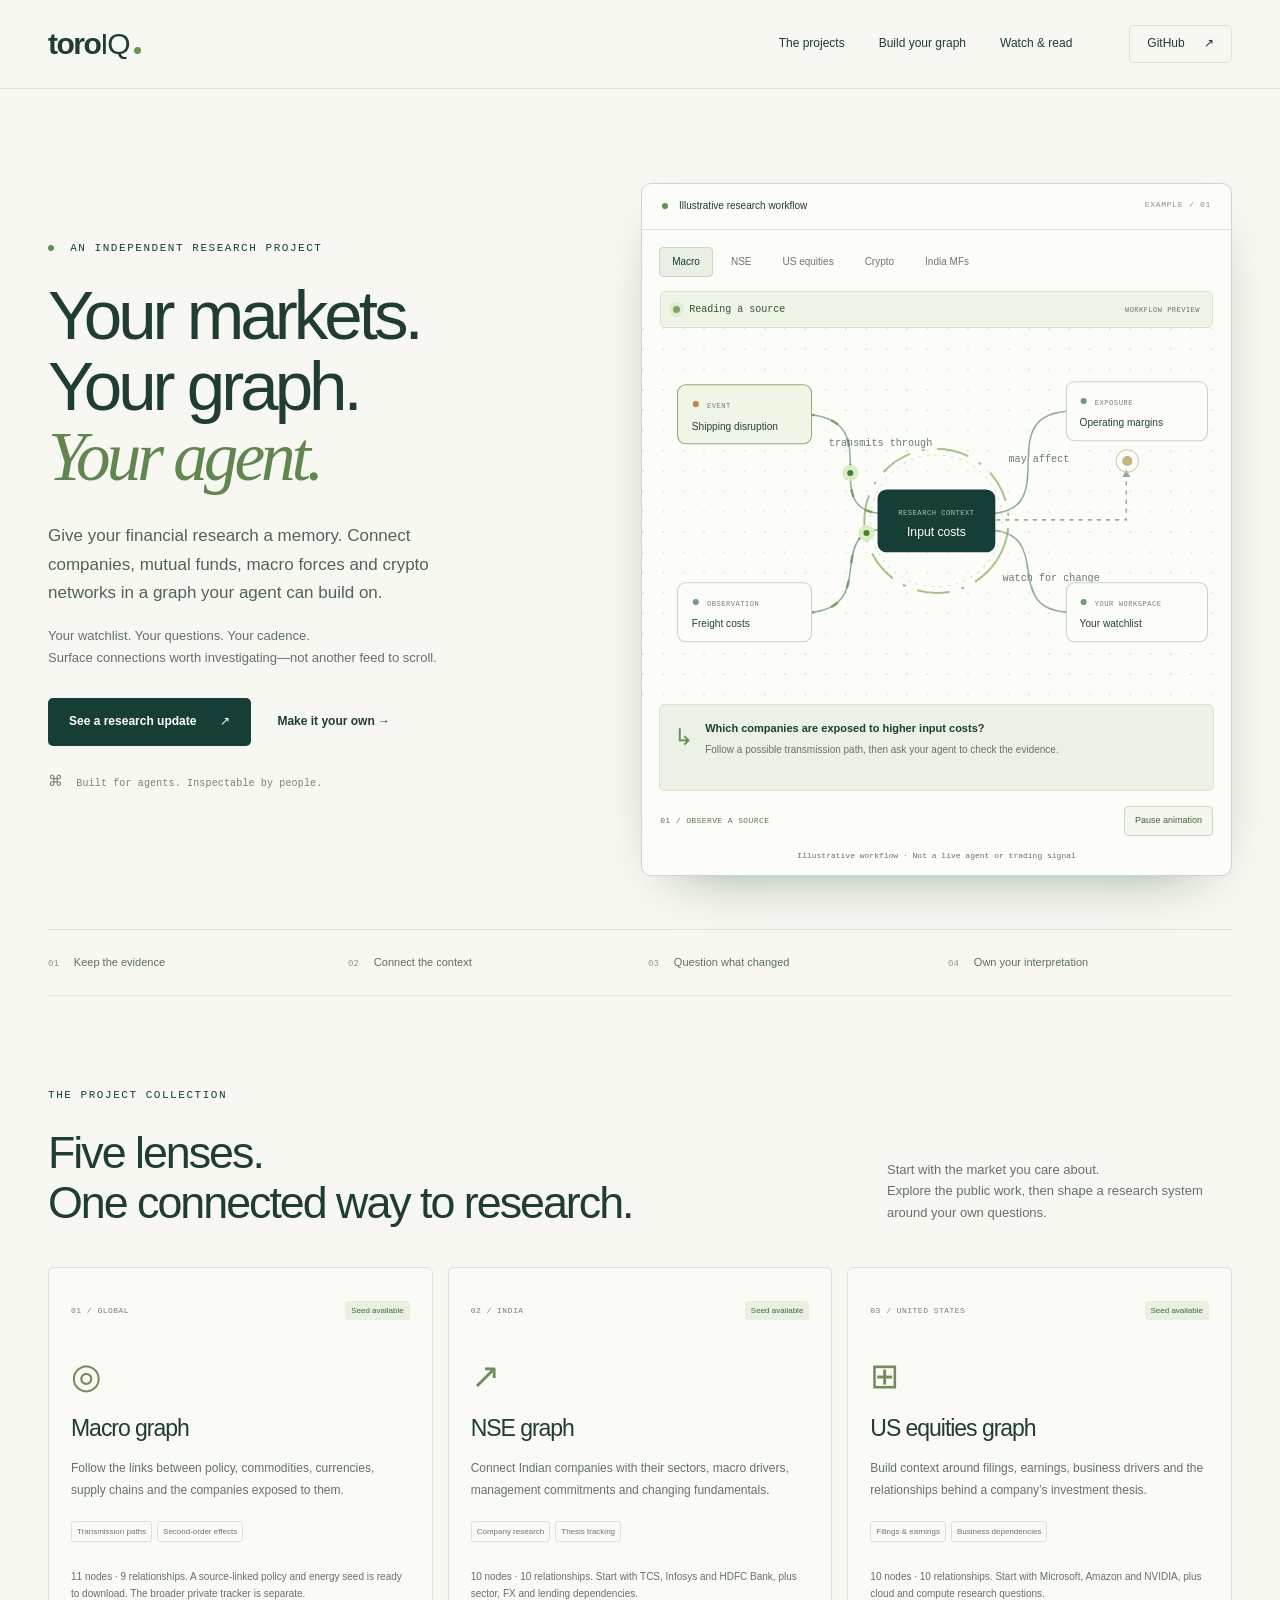
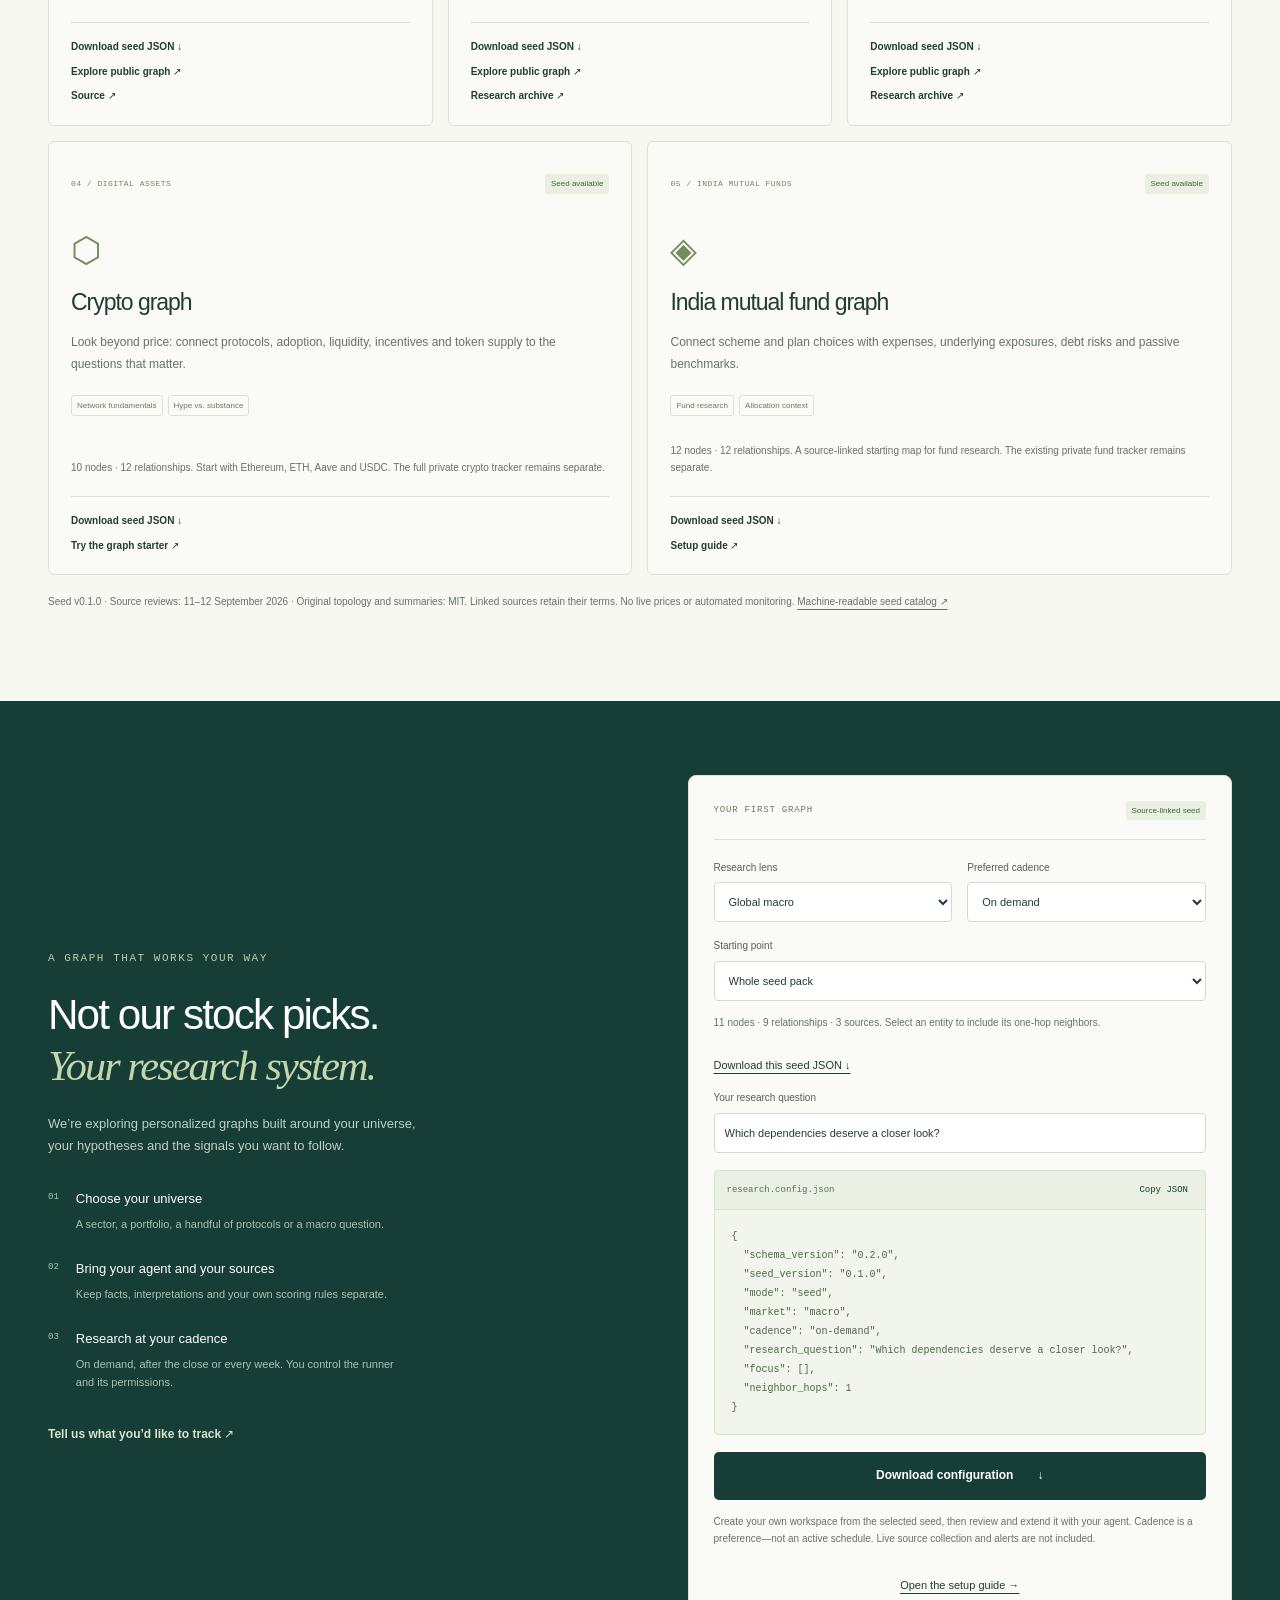
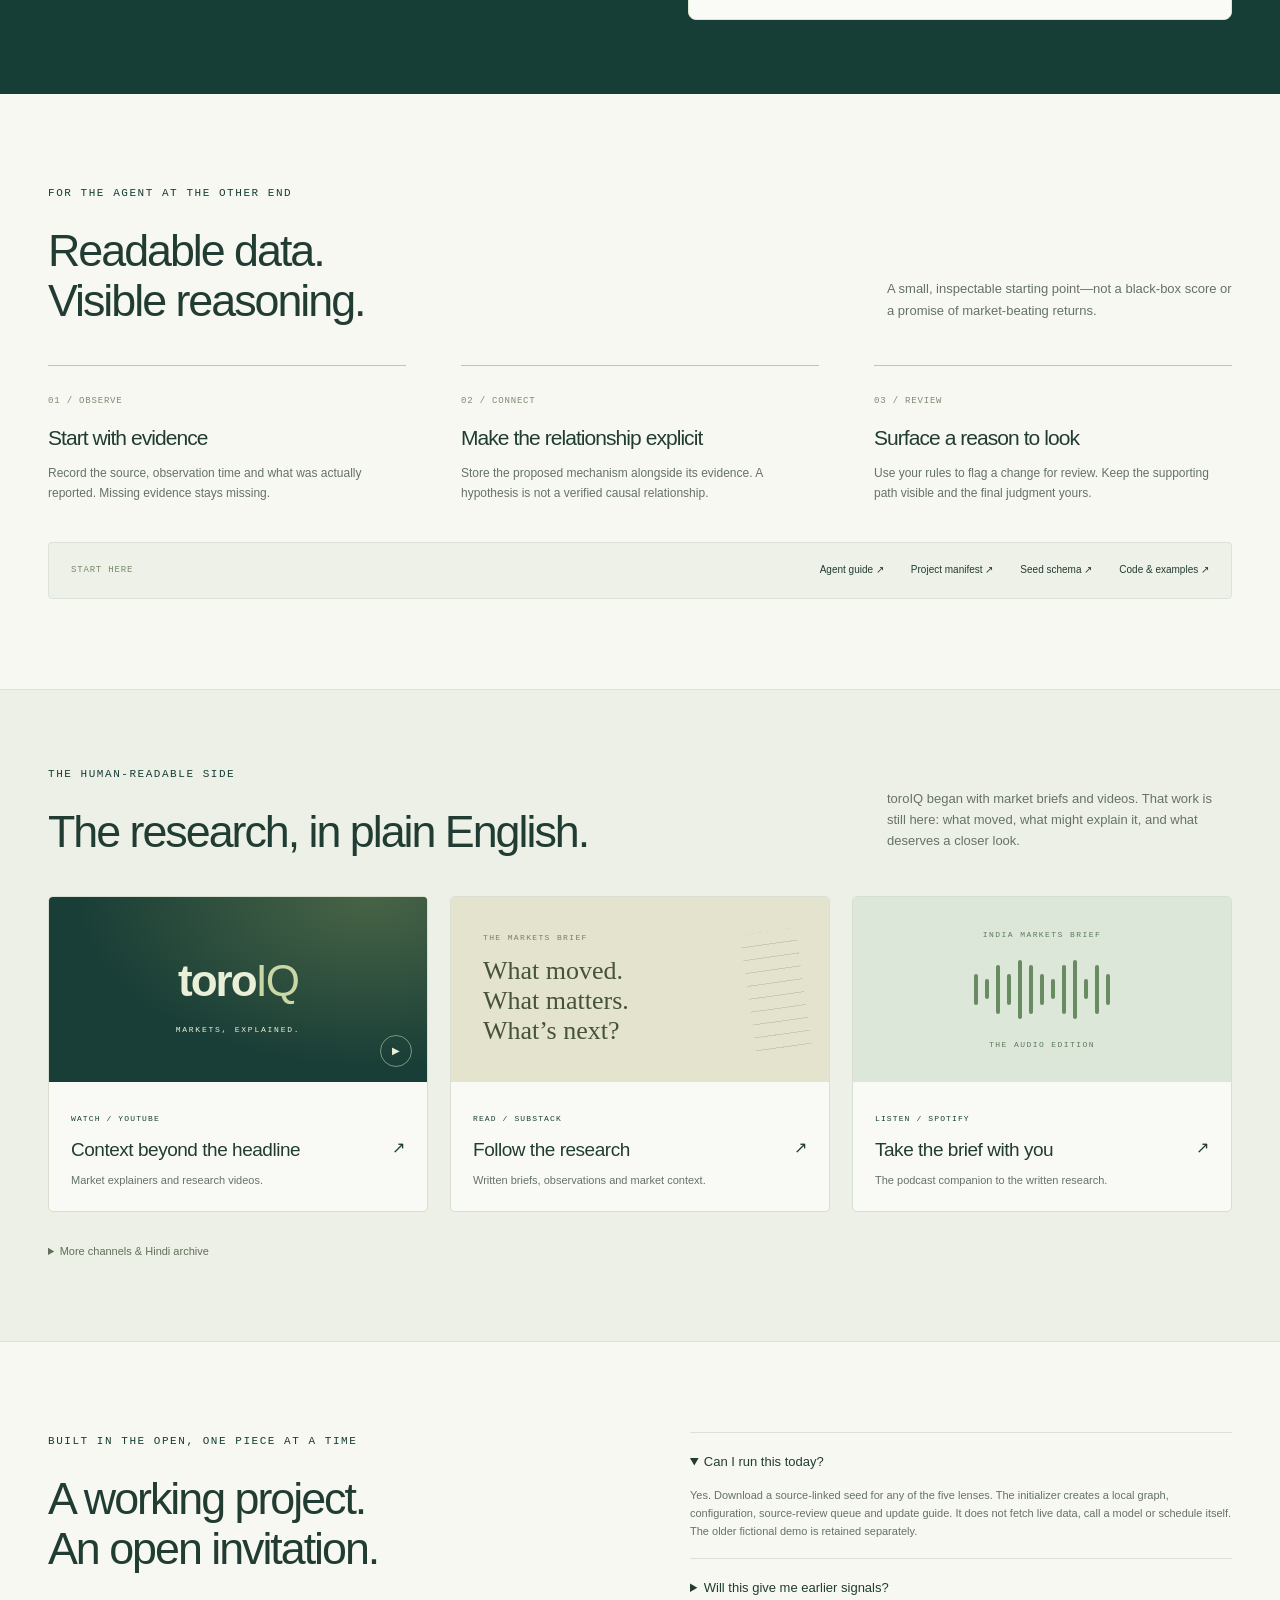
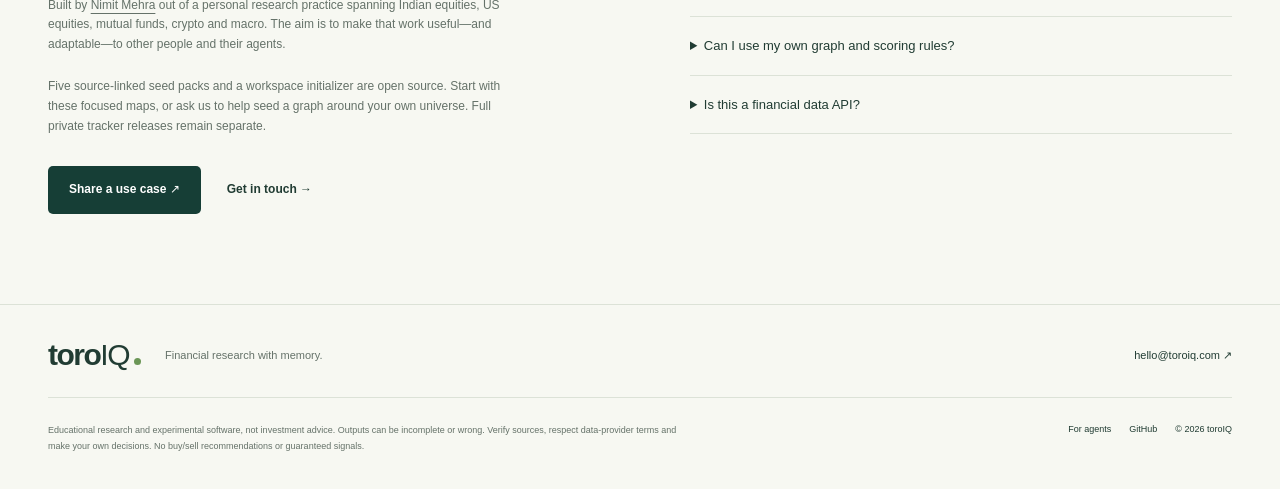
<file: index.html>
<!doctype html>
<html lang="en">
<head>
  <meta charset="utf-8">
  <meta name="viewport" content="width=device-width, initial-scale=1">
  <title>toroIQ — Financial research graphs for your agents</title>
  <meta name="description" content="Explore macro, NSE, US equity, crypto and Indian mutual fund research graphs. Build your own agent-driven watchlists, signals and research workflows with the toroIQ open-source starter.">
  <meta name="theme-color" content="#163e36">
  <link rel="canonical" href="https://toroiq.com/">
  <meta property="og:title" content="toroIQ — Your markets. Your graph. Your agent.">
  <meta property="og:description" content="An independent project exploring personalized financial research graphs. Explore the work, try the open-source starter, and make it your own.">
  <meta property="og:type" content="website">
  <meta property="og:url" content="https://toroiq.com/">
  <meta property="og:image" content="https://toroiq.com/favicon-512.png">
  <link rel="icon" sizes="32x32" href="favicon-32.png">
  <link rel="apple-touch-icon" href="apple-touch-icon.png">
  <link rel="alternate" type="application/json" href="projects.json" title="toroIQ project manifest">
  <link rel="stylesheet" href="styles.css?v=seeds-2">
  <link rel="stylesheet" href="motion.css?v=motion-2">
  <script src="app.js?v=seeds-2" defer></script>
  <script src="motion.js?v=motion-2" defer></script>
  <noscript><style>#config-form{display:none}</style></noscript>
</head>
<body>
  <a class="skip" href="#main">Skip to content</a>
  <header class="site-header">
    <nav class="wrap nav" aria-label="Main navigation">
      <a class="wordmark" href="/" aria-label="toroIQ home">toro<span>IQ</span><i aria-hidden="true"></i></a>
      <div class="nav-links"><a href="#projects">The projects</a><a href="#build">Build your graph</a><a href="#journal">Watch &amp; read</a></div>
      <a class="nav-github" href="https://github.com/nimitmehra/toroiq-website/tree/main/starter">GitHub <span aria-hidden="true">↗</span></a>
    </nav>
  </header>
  <main id="main">
    <section class="hero wrap" aria-labelledby="hero-title">
      <div class="hero-copy">
        <p class="eyebrow"><span class="status-dot"></span> An independent research project</p>
        <h1 id="hero-title">Your markets.<br>Your graph.<br><em>Your agent.</em></h1>
        <p class="hero-description">Give your financial research a memory. Connect companies, mutual funds, macro forces and crypto networks in a graph your agent can build on.</p>
        <p class="hero-secondary">Your watchlist. Your questions. Your cadence.<br>Surface connections worth investigating—not another feed to scroll.</p>
        <div class="actions"><a class="button primary" href="example.html">See a research update <span aria-hidden="true">↗</span></a><a class="text-link" href="#build">Make it your own <span aria-hidden="true">→</span></a></div>
        <div class="hero-note"><span aria-hidden="true">⌘</span> Built for agents. Inspectable by people.</div>
      </div>
      <div class="graph-window" data-phase="0">
        <div class="window-bar"><span><span class="status-dot"></span> Illustrative research workflow</span><span class="mono">EXAMPLE / 01</span></div>
        <div class="graph-tabs" role="group" aria-label="Choose an illustrative graph"><button type="button" data-market="macro" aria-pressed="true">Macro</button><button type="button" data-market="nse" aria-pressed="false">NSE</button><button type="button" data-market="us" aria-pressed="false">US equities</button><button type="button" data-market="crypto" aria-pressed="false">Crypto</button><button type="button" data-market="mf" aria-pressed="false">India MFs</button></div>
        <svg class="network" viewBox="0 0 580 370" role="img" aria-labelledby="network-title network-desc">
          <title id="network-title">Illustrative macro research graph</title><desc id="network-desc">Shipping disruption connects to freight costs and input costs, which connect to a watchlist. These are research hypotheses, not current market signals.</desc>
          <defs><pattern id="dots" width="20" height="20" patternUnits="userSpaceOnUse"><circle cx="1" cy="1" r="1" fill="#dce3dc"/></pattern><marker id="arrow" viewBox="0 0 10 10" refX="9" refY="5" markerWidth="5" markerHeight="5" orient="auto-start-reverse"><path d="M 0 0 L 10 5 L 0 10 z" fill="#8baba0"/></marker></defs>
          <rect width="580" height="370" fill="url(#dots)"/>
          <g id="graph-paths" fill="none" stroke="#91aea1" stroke-width="1.5" marker-end="url(#arrow)"><path d="M155 85 C250 85 165 183 241 183"/><path d="M155 281 C240 281 175 198 241 198"/><path d="M339 183 C420 183 340 82 424 82"/><path d="M339 199 C410 199 350 280 424 280"/><path d="M340 189 H477 V140" stroke-dasharray="4 5"/></g>
          <g font-family="ui-monospace, monospace" font-size="10" fill="#697b72"><text x="184" y="116" id="edge-one">transmits through</text><text x="361" y="132" id="edge-two">may affect</text><text x="355" y="249" id="edge-three">watch for change</text></g>
          <g class="graph-node"><rect x="35" y="56" width="132" height="58" rx="8"/><circle cx="53" cy="75" r="3" fill="#be8651"/><text class="node-type" x="64" y="79" id="type-one">EVENT</text><text class="node-label" x="49" y="100" id="node-one">Shipping disruption</text></g>
          <g class="graph-node"><rect x="35" y="251" width="132" height="58" rx="8"/><circle cx="53" cy="270" r="3" fill="#769598"/><text class="node-type" x="64" y="274" id="type-two">OBSERVATION</text><text class="node-label" x="49" y="295" id="node-two">Freight costs</text></g>
          <g class="graph-center"><circle cx="290" cy="190" r="65" fill="none" stroke="#d7e2d7" stroke-dasharray="3 5"/><rect x="232" y="159" width="116" height="62" rx="9" fill="#163e36"/><text x="290" y="184" text-anchor="middle" fill="#a9c7b6" class="node-type">RESEARCH CONTEXT</text><text x="290" y="205" text-anchor="middle" fill="#fff" class="center-label" id="node-center">Input costs</text></g>
          <g class="graph-node"><rect x="418" y="53" width="139" height="58" rx="8"/><circle cx="435" cy="72" r="3" fill="#729b78"/><text class="node-type" x="446" y="76" id="type-three">EXPOSURE</text><text class="node-label" x="431" y="97" id="node-three">Operating margins</text></g>
          <g class="graph-node"><rect x="418" y="251" width="139" height="58" rx="8"/><circle cx="435" cy="270" r="3" fill="#729b78"/><text class="node-type" x="446" y="274">YOUR WORKSPACE</text><text class="node-label" x="431" y="295" id="node-four">Your watchlist</text></g>
          <g><circle cx="478" cy="131" r="5" fill="#c9b37f"/><circle cx="478" cy="131" r="11" fill="none" stroke="#d7c8a8"/></g>
        </svg>
        <div class="graph-insight" aria-live="polite"><span class="insight-icon" aria-hidden="true">↳</span><div><strong id="graph-question">Which companies are exposed to higher input costs?</strong><p id="graph-explanation">Follow a possible transmission path, then ask your agent to check the evidence.</p></div></div>
        <div class="motion-controls"><span id="motion-stage" class="mono" aria-hidden="true">01 / OBSERVE A SOURCE</span><button id="motion-toggle" type="button" aria-pressed="false" hidden>Pause animation</button></div>
        <p class="graph-disclaimer">Illustrative workflow · Not a live agent or trading signal</p>
      </div>
    </section>
    <div class="principles wrap"><span><i>01</i> Keep the evidence</span><span><i>02</i> Connect the context</span><span><i>03</i> Question what changed</span><span><i>04</i> Own your interpretation</span></div>

    <section class="section wrap" id="projects" aria-labelledby="projects-title">
      <div class="section-heading"><div><p class="eyebrow">The project collection</p><h2 id="projects-title">Five lenses.<br>One connected way to research.</h2></div><p>Start with the market you care about.<br>Explore the public work, then shape a research system around your own questions.</p></div>
      <div class="project-grid">
        <article class="project-card"><div class="card-top"><span class="project-number">01 / GLOBAL</span><span class="badge">Seed available</span></div><div class="project-symbol" aria-hidden="true">◎</div><h3>Macro graph</h3><p>Follow the links between policy, commodities, currencies, supply chains and the companies exposed to them.</p><div class="tags"><span>Transmission paths</span><span>Second-order effects</span></div><p class="availability">11 nodes · 9 relationships. A source-linked policy and energy seed is ready to download. The broader private tracker is separate.</p><div class="card-links"><a class="seed-download" href="starter/seeds/macro.json" download="macro.seed.json">Download seed JSON ↓</a><a href="https://nimitmehra.github.io/hive-mind/viewer.html">Explore public graph ↗</a><a href="https://github.com/nimitmehra/hive-mind">Source ↗</a></div></article>
        <article class="project-card"><div class="card-top"><span class="project-number">02 / INDIA</span><span class="badge">Seed available</span></div><div class="project-symbol" aria-hidden="true">↗</div><h3>NSE graph</h3><p>Connect Indian companies with their sectors, macro drivers, management commitments and changing fundamentals.</p><div class="tags"><span>Company research</span><span>Thesis tracking</span></div><p class="availability">10 nodes · 10 relationships. Start with TCS, Infosys and HDFC Bank, plus sector, FX and lending dependencies.</p><div class="card-links"><a class="seed-download" href="starter/seeds/nse.json" download="nse.seed.json">Download seed JSON ↓</a><a href="https://nimitmehra.github.io/nse-tracker-briefs/viewer.html">Explore public graph ↗</a><a href="https://github.com/nimitmehra/nse-tracker-briefs">Research archive ↗</a></div></article>
        <article class="project-card"><div class="card-top"><span class="project-number">03 / UNITED STATES</span><span class="badge">Seed available</span></div><div class="project-symbol" aria-hidden="true">⊞</div><h3>US equities graph</h3><p>Build context around filings, earnings, business drivers and the relationships behind a company’s investment thesis.</p><div class="tags"><span>Filings &amp; earnings</span><span>Business dependencies</span></div><p class="availability">10 nodes · 10 relationships. Start with Microsoft, Amazon and NVIDIA, plus cloud and compute research questions.</p><div class="card-links"><a class="seed-download" href="starter/seeds/us.json" download="us.seed.json">Download seed JSON ↓</a><a href="https://nimitmehra.github.io/us-stock-tracker-briefs/viewer.html">Explore public graph ↗</a><a href="https://github.com/nimitmehra/us-stock-tracker-briefs">Research archive ↗</a></div></article>
        <article class="project-card"><div class="card-top"><span class="project-number">04 / DIGITAL ASSETS</span><span class="badge">Seed available</span></div><div class="project-symbol" aria-hidden="true">⬡</div><h3>Crypto graph</h3><p>Look beyond price: connect protocols, adoption, liquidity, incentives and token supply to the questions that matter.</p><div class="tags"><span>Network fundamentals</span><span>Hype vs. substance</span></div><p class="availability">10 nodes · 12 relationships. Start with Ethereum, ETH, Aave and USDC. The full private crypto tracker remains separate.</p><div class="card-links"><a class="seed-download" href="starter/seeds/crypto.json" download="crypto.seed.json">Download seed JSON ↓</a><a href="https://github.com/nimitmehra/toroiq-website/tree/main/starter">Try the graph starter ↗</a></div></article>
        <article class="project-card"><div class="card-top"><span class="project-number">05 / INDIA MUTUAL FUNDS</span><span class="badge">Seed available</span></div><div class="project-symbol" aria-hidden="true">◈</div><h3>India mutual fund graph</h3><p>Connect scheme and plan choices with expenses, underlying exposures, debt risks and passive benchmarks.</p><div class="tags"><span>Fund research</span><span>Allocation context</span></div><p class="availability">12 nodes · 12 relationships. A source-linked starting map for fund research. The existing private fund tracker remains separate.</p><div class="card-links"><a class="seed-download" href="starter/seeds/mf.json" download="mf.seed.json">Download seed JSON ↓</a><a href="https://github.com/nimitmehra/toroiq-website/tree/main/starter">Setup guide ↗</a></div></article>
      </div>
      <p class="section-footnote">Seed v0.1.0 · Source reviews: 11–12 September 2026 · Original topology and summaries: MIT. Linked sources retain their terms. No live prices or automated monitoring. <a href="starter/seeds/index.json">Machine-readable seed catalog ↗</a></p>
    </section>

    <section class="build-section" id="build" aria-labelledby="build-title"><div class="wrap build-grid">
      <div class="build-copy"><p class="eyebrow">A graph that works your way</p><h2 id="build-title">Not our stock picks.<br><em>Your research system.</em></h2><p>We’re exploring personalized graphs built around your universe, your hypotheses and the signals you want to follow.</p><ul class="feature-list"><li><span>01</span><div><strong>Choose your universe</strong><p>A sector, a portfolio, a handful of protocols or a macro question.</p></div></li><li><span>02</span><div><strong>Bring your agent and your sources</strong><p>Keep facts, interpretations and your own scoring rules separate.</p></div></li><li><span>03</span><div><strong>Research at your cadence</strong><p>On demand, after the close or every week. You control the runner and its permissions.</p></div></li></ul><a class="text-link light" href="mailto:hello@toroiq.com?subject=My%20personalized%20research%20graph">Tell us what you’d like to track ↗</a></div>
      <div class="config-panel"><div class="config-heading"><span class="mono">YOUR FIRST GRAPH</span><span class="badge">Source-linked seed</span></div><form id="config-form"><div class="form-row"><label for="market">Research lens<select id="market" name="market"><option value="macro">Global macro</option><option value="nse">NSE / India</option><option value="us">US equities</option><option value="crypto">Crypto</option><option value="mf">India mutual funds</option></select></label><label for="cadence">Preferred cadence<select id="cadence" name="cadence"><option value="on-demand">On demand</option><option value="daily">Daily</option><option value="weekly">Weekly</option></select></label></div><label for="focus">Starting point<select id="focus" name="focus"><option value="">Whole seed pack</option></select></label><p id="seed-summary" class="config-help"></p><a id="selected-seed" class="starter-link" href="starter/seeds/macro.json" download="macro.seed.json">Download this seed JSON ↓</a><label for="question">Your research question<input id="question" name="question" maxlength="240" value="Which dependencies deserve a closer look?" placeholder="What would change my thesis?"></label><div class="code-header"><span>research.config.json</span><button type="button" id="copy-config">Copy JSON</button></div><pre id="config-preview" tabindex="0" aria-label="Generated research configuration"></pre><button class="button primary download-button" type="submit">Download configuration <span aria-hidden="true">↓</span></button><p class="config-help">Create your own workspace from the selected seed, then review and extend it with your agent. Cadence is a preference—not an active schedule. Live source collection and alerts are not included.</p><p id="config-status" role="status" class="config-status"></p></form><noscript><p>JavaScript is off. <a href="starter/seed.config.example.json" download>Download the default seed configuration</a>.</p></noscript><a class="starter-link" href="https://github.com/nimitmehra/toroiq-website/tree/main/starter#quick-start">Open the setup guide →</a></div>
    </div></section>

    <section class="section wrap" id="agents" aria-labelledby="agents-title"><div class="section-heading"><div><p class="eyebrow">For the agent at the other end</p><h2 id="agents-title">Readable data.<br>Visible reasoning.</h2></div><p>A small, inspectable starting point—not a black-box score or a promise of market-beating returns.</p></div><div class="agent-grid"><article><span class="mono">01 / OBSERVE</span><h3>Start with evidence</h3><p>Record the source, observation time and what was actually reported. Missing evidence stays missing.</p></article><article><span class="mono">02 / CONNECT</span><h3>Make the relationship explicit</h3><p>Store the proposed mechanism alongside its evidence. A hypothesis is not a verified causal relationship.</p></article><article><span class="mono">03 / REVIEW</span><h3>Surface a reason to look</h3><p>Use your rules to flag a change for review. Keep the supporting path visible and the final judgment yours.</p></article></div><div class="agent-resources"><span class="mono">START HERE</span><a href="llms.txt">Agent guide ↗</a><a href="projects.json">Project manifest ↗</a><a href="starter/seed.schema.json">Seed schema ↗</a><a href="https://github.com/nimitmehra/toroiq-website/tree/main/starter">Code &amp; examples ↗</a></div></section>

    <section class="journal-section" id="journal" aria-labelledby="journal-title"><div class="wrap"><div class="section-heading"><div><p class="eyebrow">The human-readable side</p><h2 id="journal-title">The research, in plain English.</h2></div><p>toroIQ began with market briefs and videos. That work is still here: what moved, what might explain it, and what deserves a closer look.</p></div><div class="journal-grid"><a class="journal-card" href="https://www.youtube.com/@nimitmehra"><div class="media-art video-art" aria-hidden="true"><span class="play-icon">▶</span><span class="media-wordmark">toro<span>IQ</span></span><span class="media-caption">MARKETS, EXPLAINED.</span></div><div class="journal-text"><span class="eyebrow">Watch / YouTube</span><h3>Context beyond the headline <span aria-hidden="true">↗</span></h3><p>Market explainers and research videos.</p></div></a><a class="journal-card" href="https://toroiq.substack.com/"><div class="media-art read-art" aria-hidden="true"><span class="paper-label">THE MARKETS BRIEF</span><span class="paper-title">What moved.<br>What matters.<br>What’s next?</span><span class="paper-lines"></span></div><div class="journal-text"><span class="eyebrow">Read / Substack</span><h3>Follow the research <span aria-hidden="true">↗</span></h3><p>Written briefs, observations and market context.</p></div></a><a class="journal-card" href="https://open.spotify.com/show/033rwEHFh1kFDzi9G5SQv8"><div class="media-art audio-art" aria-hidden="true"><span class="mono">INDIA MARKETS BRIEF</span><div class="waveform"><i></i><i></i><i></i><i></i><i></i><i></i><i></i><i></i><i></i><i></i><i></i><i></i><i></i></div><span class="mono">THE AUDIO EDITION</span></div><div class="journal-text"><span class="eyebrow">Listen / Spotify</span><h3>Take the brief with you <span aria-hidden="true">↗</span></h3><p>The podcast companion to the written research.</p></div></a></div><details class="archive-links"><summary>More channels &amp; Hindi archive</summary><div><a href="https://instagram.com/nimitmehra">Instagram ↗</a><a href="https://x.com/toroiq">toroIQ on X ↗</a><a href="https://x.com/nimitmehra">Nimit on X ↗</a><a href="https://www.youtube.com/@ToroIQHindi">Hindi videos ↗</a><a href="https://open.spotify.com/show/033uV72hslyoX5p6bmvBz4">Hindi podcast ↗</a><a href="https://podcasts.apple.com/us/podcast/id1896896732">Apple Podcasts ↗</a></div></details></div></section>

    <section class="section wrap about-section" aria-labelledby="about-title"><div><p class="eyebrow">Built in the open, one piece at a time</p><h2 id="about-title">A working project.<br>An open invitation.</h2><p>Built by <a href="https://github.com/nimitmehra">Nimit Mehra</a> out of a personal research practice spanning Indian equities, US equities, mutual funds, crypto and macro. The aim is to make that work useful—and adaptable—to other people and their agents.</p><p>Five source-linked seed packs and a workspace initializer are open source. Start with these focused maps, or ask us to help seed a graph around your own universe. Full private tracker releases remain separate.</p><div class="actions"><a class="button primary" href="https://github.com/nimitmehra/toroiq-website/issues/new?labels=feedback&amp;title=Graph%20use%20case%3A%20">Share a use case ↗</a><a class="text-link" href="mailto:hello@toroiq.com">Get in touch →</a></div></div><div class="faq"><details open><summary>Can I run this today?</summary><p>Yes. Download a source-linked seed for any of the five lenses. The initializer creates a local graph, configuration, source-review queue and update guide. It does not fetch live data, call a model or schedule itself. The older fictional demo is retained separately.</p></details><details><summary>Will this give me earlier signals?</summary><p>The goal is to notice relevant changes and overlooked connections sooner in your research process. Whether a signal is useful must be tested. No predictive accuracy, investment return or timing advantage is promised.</p></details><details><summary>Can I use my own graph and scoring rules?</summary><p>Yes. Start with a whole pack or an entity and its neighboring relationships, then keep your own research in your repository. The seeds include questions to investigate. Production source connectors, scoring, change detection and scheduling still need implementation.</p></details><details><summary>Is this a financial data API?</summary><p>No. There is no hosted data API, managed scheduling service or live MCP endpoint here. Public research artifacts and demo files have different scopes and should not be treated as a licensed, complete market dataset.</p></details></div></section>
  </main>
  <footer class="site-footer"><div class="wrap"><div class="footer-top"><a class="wordmark" href="/">toro<span>IQ</span><i aria-hidden="true"></i></a><p>Financial research with memory.</p><a href="mailto:hello@toroiq.com">hello@toroiq.com ↗</a></div><div class="footer-bottom"><p>Educational research and experimental software, not investment advice. Outputs can be incomplete or wrong. Verify sources, respect data-provider terms and make your own decisions. No buy/sell recommendations or guaranteed signals.</p><div><a href="llms.txt">For agents</a><a href="https://github.com/nimitmehra/toroiq-website">GitHub</a><span>© 2026 toroIQ</span></div></div></div></footer>
</body>
</html>
</file>
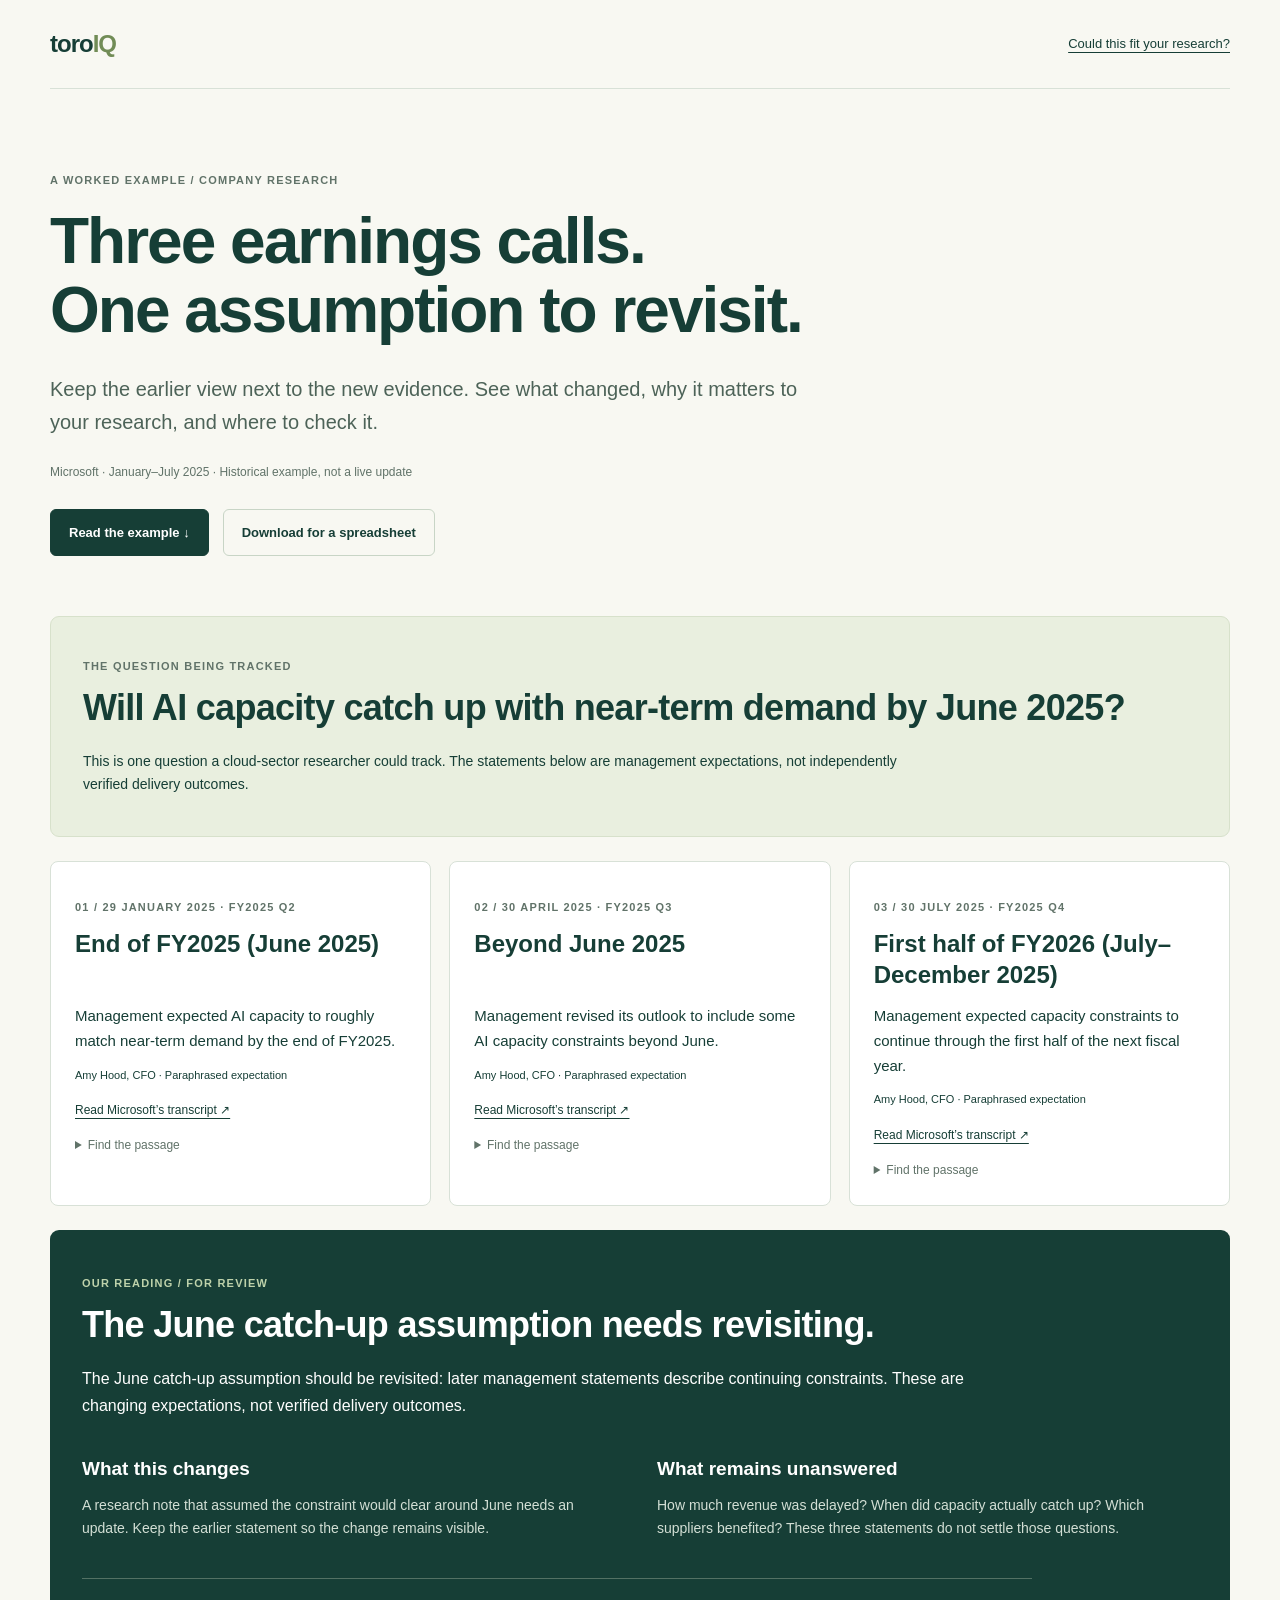
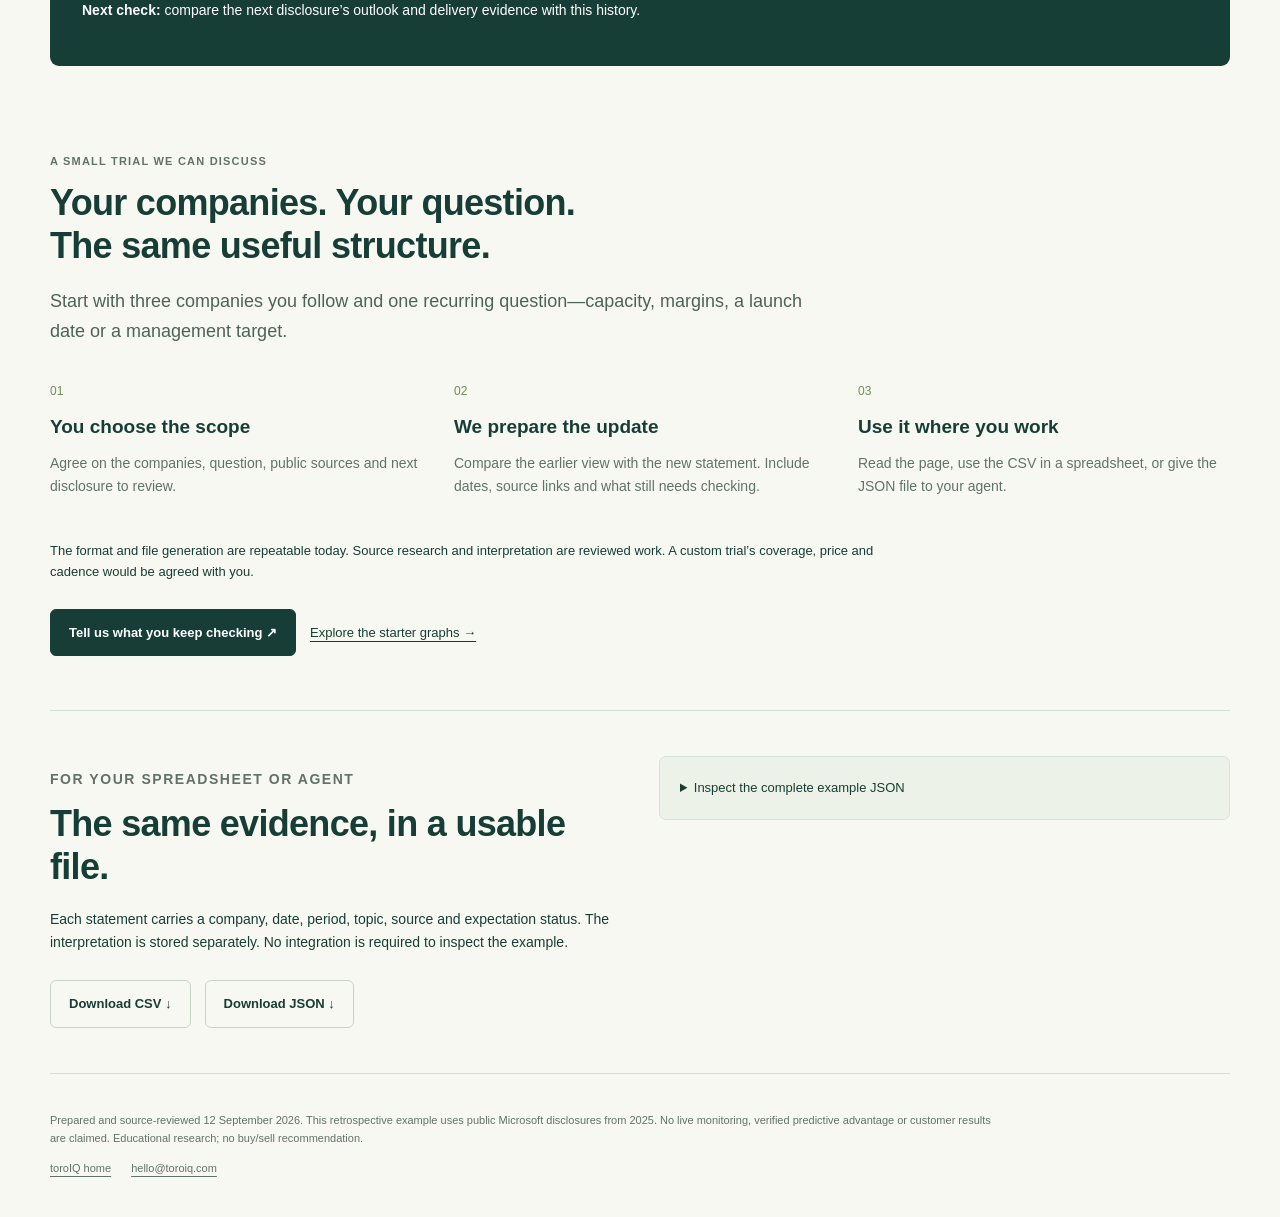
<file: example.html>
<!doctype html>
<html lang="en"><head><meta charset="utf-8"><meta name="viewport" content="width=device-width,initial-scale=1">
<title>What changed in management’s outlook? — toroIQ example</title>
<meta name="description" content="A worked example following Microsoft’s AI-capacity expectations across three 2025 earnings calls. Earlier view, later evidence and a question to revisit, with source links and downloadable data.">
<meta property="og:title" content="Three earnings calls. One research assumption to revisit.">
<meta property="og:description" content="See an example of a research update you can read or use in your own system.">
<meta property="og:type" content="website"><meta property="og:url" content="https://toroiq.com/example.html"><meta property="og:image" content="https://toroiq.com/favicon-512.png">
<link rel="canonical" href="https://toroiq.com/example.html"><link rel="icon" href="favicon-32.png"><link rel="stylesheet" href="example.css">
</head><body><header class="wrap nav"><a class="wordmark" href="index.html">toro<span>IQ</span></a><a href="#your-work">Could this fit your research?</a></header>
<main><section class="wrap intro"><p class="eyebrow">A worked example / Company research</p><h1>Three earnings calls.<br>One assumption to revisit.</h1><p class="lead">Keep the earlier view next to the new evidence. See what changed, why it matters to your research, and where to check it.</p><p class="date-label">Microsoft · January–July 2025 · Historical example, not a live update</p><div class="actions"><a class="button primary" href="#update">Read the example ↓</a><a class="button" href="examples/management-expectations.csv" download>Download for a spreadsheet</a></div></section>
<section class="wrap" id="update"><div class="question"><p class="eyebrow">The question being tracked</p><h2>Will AI capacity catch up with near-term demand by June 2025?</h2><p>This is one question a cloud-sector researcher could track. The statements below are management expectations, not independently verified delivery outcomes.</p></div><div class="timeline"><article class="event"><p class="eyebrow">01 / 29 January 2025 · FY2025 Q2</p><h3>End of FY2025 (June 2025)</h3><p>Management expected AI capacity to roughly match near-term demand by the end of FY2025.</p><p class="speaker">Amy Hood, CFO · Paraphrased expectation</p><a href="https://www.microsoft.com/en-us/investor/events/fy-2025/earnings-fy-2025-q2">Read Microsoft’s transcript ↗</a><details><summary>Find the passage</summary><p>Amy Hood prepared remarks: Azure outlook; search for “roughly in line”.</p></details></article>
<article class="event"><p class="eyebrow">02 / 30 April 2025 · FY2025 Q3</p><h3>Beyond June 2025</h3><p>Management revised its outlook to include some AI capacity constraints beyond June.</p><p class="speaker">Amy Hood, CFO · Paraphrased expectation</p><a href="https://www.microsoft.com/en-us/investor/events/fy-2025/earnings-fy-2025-q3">Read Microsoft’s transcript ↗</a><details><summary>Find the passage</summary><p>Amy Hood prepared remarks: Azure capacity outlook; search for “constraints beyond June”.</p></details></article>
<article class="event"><p class="eyebrow">03 / 30 July 2025 · FY2025 Q4</p><h3>First half of FY2026 (July–December 2025)</h3><p>Management expected capacity constraints to continue through the first half of the next fiscal year.</p><p class="speaker">Amy Hood, CFO · Paraphrased expectation</p><a href="https://www.microsoft.com/en-us/investor/events/fy-2025/earnings-fy-2025-q4">Read Microsoft’s transcript ↗</a><details><summary>Find the passage</summary><p>Amy Hood outlook: Intelligent Cloud / Azure; search for “capacity constrained through”.</p></details></article></div>
<div class="assessment"><p class="eyebrow">Our reading / For review</p><h2>The June catch-up assumption needs revisiting.</h2><p>The June catch-up assumption should be revisited: later management statements describe continuing constraints. These are changing expectations, not verified delivery outcomes.</p><div class="two-col"><div><h3>What this changes</h3><p>A research note that assumed the constraint would clear around June needs an update. Keep the earlier statement so the change remains visible.</p></div><div><h3>What remains unanswered</h3><p>How much revenue was delayed? When did capacity actually catch up? Which suppliers benefited? These three statements do not settle those questions.</p></div></div><p class="next"><strong>Next check:</strong> compare the next disclosure’s outlook and delivery evidence with this history.</p></div></section>
<section class="wrap repeat" id="your-work"><p class="eyebrow">A small trial we can discuss</p><h2>Your companies. Your question.<br>The same useful structure.</h2><p class="lead small-lead">Start with three companies you follow and one recurring question—capacity, margins, a launch date or a management target.</p><div class="steps"><article><span>01</span><h3>You choose the scope</h3><p>Agree on the companies, question, public sources and next disclosure to review.</p></article><article><span>02</span><h3>We prepare the update</h3><p>Compare the earlier view with the new statement. Include dates, source links and what still needs checking.</p></article><article><span>03</span><h3>Use it where you work</h3><p>Read the page, use the CSV in a spreadsheet, or give the JSON file to your agent.</p></article></div><p class="scope">The format and file generation are repeatable today. Source research and interpretation are reviewed work. A custom trial’s coverage, price and cadence would be agreed with you.</p><div class="actions"><a class="button primary" href="mailto:hello@toroiq.com?subject=Research%20update%20example&amp;body=I%20follow%3A%20%0AThe%20question%20I%20keep%20checking%3A%20%0AToday%20I%20handle%20it%20using%3A%20">Tell us what you keep checking ↗</a><a class="text-link" href="index.html#projects">Explore the starter graphs →</a></div></section>
<section class="wrap data"><div><p class="eyebrow">For your spreadsheet or agent</p><h2>The same evidence, in a usable file.</h2><p>Each statement carries a company, date, period, topic, source and expectation status. The interpretation is stored separately. No integration is required to inspect the example.</p><div class="actions"><a class="button" href="examples/management-expectations.csv" download>Download CSV ↓</a><a class="button" href="examples/management-expectations.json" download>Download JSON ↓</a></div></div><details class="json"><summary>Inspect the complete example JSON</summary><pre>{
  &quot;schema_version&quot;: &quot;1.0.0&quot;,
  &quot;example_id&quot;: &quot;msft-ai-capacity-2025&quot;,
  &quot;mode&quot;: &quot;historical_worked_example&quot;,
  &quot;reviewed_at&quot;: &quot;2026-09-12&quot;,
  &quot;research_question&quot;: &quot;Can we assume Microsoft’s AI capacity catches up with near-term demand by June 2025?&quot;,
  &quot;records&quot;: [
    {
      &quot;id&quot;: &quot;msft-capacity-2025-01-29&quot;,
      &quot;published_at&quot;: &quot;2025-01-29&quot;,
      &quot;period&quot;: &quot;FY2025 Q2&quot;,
      &quot;statement&quot;: &quot;Management expected AI capacity to roughly match near-term demand by the end of FY2025.&quot;,
      &quot;horizon&quot;: &quot;End of FY2025 (June 2025)&quot;,
      &quot;source_url&quot;: &quot;https://www.microsoft.com/en-us/investor/events/fy-2025/earnings-fy-2025-q2&quot;,
      &quot;source_locator&quot;: &quot;Amy Hood prepared remarks: Azure outlook; search for “roughly in line”.&quot;,
      &quot;entity&quot;: &quot;Microsoft&quot;,
      &quot;ticker&quot;: &quot;MSFT&quot;,
      &quot;topic&quot;: &quot;AI capacity versus demand&quot;,
      &quot;record_type&quot;: &quot;management_expectation&quot;,
      &quot;speaker&quot;: &quot;Amy Hood, CFO&quot;,
      &quot;reviewed_at&quot;: &quot;2026-09-12&quot;,
      &quot;summary_type&quot;: &quot;paraphrase&quot;,
      &quot;outcome_status&quot;: &quot;not_assessed&quot;
    },
    {
      &quot;id&quot;: &quot;msft-capacity-2025-04-30&quot;,
      &quot;published_at&quot;: &quot;2025-04-30&quot;,
      &quot;period&quot;: &quot;FY2025 Q3&quot;,
      &quot;statement&quot;: &quot;Management revised its outlook to include some AI capacity constraints beyond June.&quot;,
      &quot;horizon&quot;: &quot;Beyond June 2025&quot;,
      &quot;source_url&quot;: &quot;https://www.microsoft.com/en-us/investor/events/fy-2025/earnings-fy-2025-q3&quot;,
      &quot;source_locator&quot;: &quot;Amy Hood prepared remarks: Azure capacity outlook; search for “constraints beyond June”.&quot;,
      &quot;entity&quot;: &quot;Microsoft&quot;,
      &quot;ticker&quot;: &quot;MSFT&quot;,
      &quot;topic&quot;: &quot;AI capacity versus demand&quot;,
      &quot;record_type&quot;: &quot;management_expectation&quot;,
      &quot;speaker&quot;: &quot;Amy Hood, CFO&quot;,
      &quot;reviewed_at&quot;: &quot;2026-09-12&quot;,
      &quot;summary_type&quot;: &quot;paraphrase&quot;,
      &quot;outcome_status&quot;: &quot;not_assessed&quot;
    },
    {
      &quot;id&quot;: &quot;msft-capacity-2025-07-30&quot;,
      &quot;published_at&quot;: &quot;2025-07-30&quot;,
      &quot;period&quot;: &quot;FY2025 Q4&quot;,
      &quot;statement&quot;: &quot;Management expected capacity constraints to continue through the first half of the next fiscal year.&quot;,
      &quot;horizon&quot;: &quot;First half of FY2026 (July–December 2025)&quot;,
      &quot;source_url&quot;: &quot;https://www.microsoft.com/en-us/investor/events/fy-2025/earnings-fy-2025-q4&quot;,
      &quot;source_locator&quot;: &quot;Amy Hood outlook: Intelligent Cloud / Azure; search for “capacity constrained through”.&quot;,
      &quot;entity&quot;: &quot;Microsoft&quot;,
      &quot;ticker&quot;: &quot;MSFT&quot;,
      &quot;topic&quot;: &quot;AI capacity versus demand&quot;,
      &quot;record_type&quot;: &quot;management_expectation&quot;,
      &quot;speaker&quot;: &quot;Amy Hood, CFO&quot;,
      &quot;reviewed_at&quot;: &quot;2026-09-12&quot;,
      &quot;summary_type&quot;: &quot;paraphrase&quot;,
      &quot;outcome_status&quot;: &quot;not_assessed&quot;
    }
  ],
  &quot;assessment&quot;: {
    &quot;status&quot;: &quot;research_assumption_requires_revision&quot;,
    &quot;interpretation&quot;: &quot;The June catch-up assumption should be revisited: later management statements describe continuing constraints. These are changing expectations, not verified delivery outcomes.&quot;,
    &quot;depends_on&quot;: [
      &quot;msft-capacity-2025-01-29&quot;,
      &quot;msft-capacity-2025-04-30&quot;,
      &quot;msft-capacity-2025-07-30&quot;
    ],
    &quot;not_established&quot;: [
      &quot;Whether capacity actually caught up by a later date.&quot;,
      &quot;The amount of lost or deferred revenue.&quot;,
      &quot;Which suppliers received incremental orders.&quot;
    ],
    &quot;next_check&quot;: &quot;At the next agreed disclosure, compare the capacity outlook and any reported delivery evidence with this history.&quot;
  },
  &quot;delivery&quot;: {
    &quot;formats&quot;: [
      &quot;HTML&quot;,
      &quot;CSV&quot;,
      &quot;JSON&quot;
    ],
    &quot;workflow&quot;: &quot;Source selection, extraction and interpretation require research review. The included script validates and renders reviewed records; it does not discover or fetch new disclosures.&quot;,
    &quot;current_service_status&quot;: &quot;Example available; custom trial scope and cadence agreed individually. No hosted feed or delivery SLA.&quot;
  }
}</pre></details></section>
</main><footer class="wrap"><p>Prepared and source-reviewed 12 September 2026. This retrospective example uses public Microsoft disclosures from 2025. No live monitoring, verified predictive advantage or customer results are claimed. Educational research; no buy/sell recommendation.</p><a href="index.html">toroIQ home</a><a href="mailto:hello@toroiq.com">hello@toroiq.com</a></footer></body></html>
</file>
<file: styles.css>
:root{--paper:#f7f8f2;--ink:#213c33;--green:#163e36;--sage:#e8ede1;--muted:#657269;--line:#dce2d7;--accent:#c7df9c;--white:#fff;--mono:ui-monospace,SFMono-Regular,Consolas,monospace;--sans:Inter,-apple-system,BlinkMacSystemFont,"Segoe UI",sans-serif}
*{box-sizing:border-box}html{scroll-behavior:smooth;scroll-padding-top:96px}body{margin:0;background:var(--paper);color:var(--ink);font-family:var(--sans);font-size:15px;line-height:1.65}a{color:inherit;text-underline-offset:4px}button,input,select{font:inherit}button,a,input,select,summary{-webkit-tap-highlight-color:transparent}button,a,summary{touch-action:manipulation}a:focus-visible,button:focus-visible,input:focus-visible,select:focus-visible,summary:focus-visible,pre:focus-visible{outline:3px solid #ac783d;outline-offset:5px}button{cursor:pointer}h1,h2,h3,p{margin:0}h1,h2,h3{line-height:1.12;font-weight:500;letter-spacing:-.045em}h2{font-size:clamp(32px,3.5vw,46px)}h3{font-size:25px}em{font-family:Georgia,"Times New Roman",serif;font-weight:400}p{color:var(--muted)}.wrap{width:min(1200px,calc(100% - 96px));margin-inline:auto}.mono,.eyebrow{font-family:var(--mono);font-size:10px;letter-spacing:.09em}.eyebrow{text-transform:uppercase;letter-spacing:.14em;font-size:11px;font-weight:500;color:var(--green);margin-bottom:23px}.skip{position:absolute;left:16px;top:-90px;background:var(--white);padding:12px;z-index:9}.skip:focus{top:10px}.site-header{border-bottom:1px solid var(--line)}.nav{display:flex;align-items:center;justify-content:space-between;min-height:88px;gap:25px}.wordmark{text-decoration:none;font-weight:750;letter-spacing:-1.5px;font-size:30px;display:inline-flex;align-items:baseline;line-height:1}.wordmark span{font-weight:400}.wordmark i{width:7px;height:7px;background:#6b9656;border-radius:50%;margin-left:5px}.nav-links{display:flex;gap:34px;margin-left:auto;margin-right:32px}.nav-links a,.nav-github{font-size:12px;text-decoration:none}.nav-links a:hover,.text-link:hover,.card-links a:hover,.agent-resources a:hover{text-decoration:underline}.nav-github{border:1px solid var(--line);border-radius:5px;padding:8px 17px}.nav-github span{margin-left:16px}.hero{display:grid;grid-template-columns:1fr 1.1fr;gap:56px;align-items:center;padding-block:82px 65px}.hero h1{font-size:clamp(50px,5.4vw,76px);line-height:1.02;letter-spacing:-.058em;margin-bottom:29px}.hero h1 em{color:#638552}.hero-description{font-size:17px;line-height:1.7;max-width:410px;color:#526357}.hero-secondary{font-size:13px;margin-top:17px}.status-dot{display:inline-block;width:6px;height:6px;border-radius:50%;background:#658b56;margin-right:8px;vertical-align:middle}.actions{display:flex;align-items:center;gap:26px;flex-wrap:wrap;margin-top:30px}.button{display:inline-flex;gap:24px;align-items:center;justify-content:center;padding:13px 20px;border:1px solid transparent;border-radius:5px;font-size:12px;font-weight:550;text-decoration:none;transition:background .15s}.primary{background:var(--green);color:#fff}.primary:hover{background:#2b584b}.text-link{font-size:12px;font-weight:550;text-decoration:none}.hero-note{font-family:var(--mono);font-size:10px;color:#778275;margin-top:25px;letter-spacing:.015em}.hero-note span{font-size:15px;margin-right:7px}.graph-window{border:1px solid #ccd7c9;border-radius:10px;background:#fcfdf8;box-shadow:0 20px 60px -35px #6a826c;overflow:hidden;transform:translateY(12px)}.window-bar{display:flex;justify-content:space-between;gap:10px;border-bottom:1px solid var(--line);padding:14px 20px;font-size:10px}.window-bar>.mono{font-size:8px;color:#899486}.graph-tabs{display:flex;gap:5px;padding:17px 17px 0}.graph-tabs button{border:1px solid transparent;background:transparent;padding:6px 12px;color:#6c786c;border-radius:4px;font-size:10px}.graph-tabs button[aria-pressed=true]{color:var(--green);border-color:#cad8c3;background:#e9f0e3}.graph-tabs button:hover{background:#edf1e8}.network{display:block;width:100%;height:auto}.graph-node rect{fill:#fcfdf8;stroke:#c7d5c6}.node-type{font-family:var(--mono);font-size:7px;letter-spacing:.5px}.graph-node .node-type{fill:#768376}.node-label{font-size:10px;fill:#244337;font-family:var(--sans)}.center-label{font-size:12px;font-family:var(--sans)}.graph-insight{margin:0 17px;display:flex;gap:12px;padding:14px;background:#ecf1e5;border:1px solid #dbe4d1;border-radius:5px;min-height:87px}.insight-icon{color:#6b8d53;font-size:23px}.graph-insight strong{display:block;font-size:11px;font-weight:550}.graph-insight p{font-size:10px;margin-top:4px;line-height:1.7}.graph-disclaimer{text-align:center;font-family:var(--mono);font-size:8px;margin:13px}.principles{display:grid;grid-template-columns:repeat(4,1fr);gap:16px;border-top:1px solid var(--line);border-bottom:1px solid var(--line);padding-block:23px;font-size:11px;color:#5f6f60}.principles i{font-family:var(--mono);font-style:normal;color:#8b9c81;margin-right:12px;font-size:9px}.section{padding-block:90px}.section-heading{display:flex;justify-content:space-between;align-items:flex-end;gap:50px;margin-bottom:40px}.section-heading>.eyebrow{margin-bottom:16px}.section-heading>p{max-width:345px;font-size:13px;padding-bottom:4px}.project-grid{display:grid;grid-template-columns:repeat(4,1fr);gap:15px}.project-card{border:1px solid var(--line);padding:22px 22px 20px;background:#fafbf6;border-radius:6px;display:flex;flex-direction:column;transition:border-color .15s}.project-card:hover{border-color:#93aa86}.card-top{display:flex;flex-wrap:wrap;gap:10px;justify-content:space-between;align-items:center;min-height:40px}.project-number{font-family:var(--mono);font-size:8px;letter-spacing:.06em;color:#76816e}.badge{display:inline-block;background:#e9f0e1;color:#44653d;font-size:8px;border-radius:3px;padding:3px 6px;white-space:nowrap}.badge.muted{background:#eeeee7;color:#71725f}.project-symbol{font-size:35px;font-family:Georgia,serif;line-height:1;color:#748c5c;margin:29px 0 22px}.project-card h3{font-size:23px;margin-bottom:15px}.project-card>p{font-size:12px;line-height:1.85}.tags{display:flex;flex-wrap:wrap;gap:5px;margin-top:20px;margin-bottom:18px}.tags span{font-size:8px;padding:3px 5px;border:1px solid var(--line);color:#6d7767;border-radius:3px}.project-card .availability{font-size:10px;line-height:1.7;margin-top:auto;padding-top:8px}.card-links{border-top:1px solid var(--line);margin-top:20px;padding-top:16px;display:flex;flex-direction:column;gap:8px}.card-links a{text-decoration:none;font-size:10px;font-weight:550}.section-footnote{font-size:10px;margin-top:19px}.build-section{background:var(--green);color:var(--white);padding-block:74px}.build-grid{display:grid;grid-template-columns:1fr 1fr;gap:95px;align-items:center}.build-copy .eyebrow{color:#b9ceab}.build-copy h2{font-size:clamp(32px,3.3vw,44px);line-height:1.2}.build-copy h2 em{color:#c4d6ad}.build-copy>p:not(.eyebrow){font-size:13px;color:#bfd0c6;margin-top:22px;max-width:390px}.feature-list{list-style:none;padding:0;margin:30px 0;display:grid;gap:23px}.feature-list li{display:flex;gap:17px}.feature-list li>span{font-family:var(--mono);font-size:9px;color:#aacb9c;padding-top:4px}.feature-list strong{font-size:13px;font-weight:500}.feature-list p{font-size:11px;color:#a9c2b5;max-width:330px;margin-top:4px}.light{color:#d7e4cd}.config-panel{background:#fafbf6;color:var(--ink);border:1px solid #dce5d4;border-radius:8px;padding:25px}.config-heading{display:flex;justify-content:space-between;align-items:center;border-bottom:1px solid var(--line);padding-bottom:19px;margin-bottom:20px}.config-heading .mono{font-size:9px;color:#6b7865}.form-row{display:grid;grid-template-columns:1fr 1fr;gap:15px}label{font-size:10px;display:block;color:#52624f}select,input{width:100%;background:#fff;color:var(--ink);border:1px solid #d2dccb;border-radius:4px;padding:10px;font-size:11px;margin-top:6px;min-height:40px}input{margin-bottom:17px}form>label{margin-top:16px}.code-header{display:flex;align-items:center;justify-content:space-between;background:#eaf0e3;padding:9px 12px;border:1px solid #d9e2d2;border-bottom:0;border-radius:4px 4px 0 0;color:#5e7458;font:9px var(--mono)}.code-header button{border:0;background:transparent;font:9px var(--mono);color:var(--green);padding:5px}pre{margin:0;border:1px solid #d9e2d2;background:#f2f5ec;border-radius:0 0 4px 4px;padding:17px;font:10px/1.9 var(--mono);white-space:pre-wrap;overflow-wrap:anywhere;color:#4c6844;min-height:185px}.download-button{width:100%;margin-top:17px}.config-help{font-size:10px;line-height:1.7;margin-top:13px}.config-status{font-size:10px;min-height:18px;margin-top:4px}.starter-link{font-size:11px;display:block;margin-top:7px;text-align:center}.agent-grid{display:grid;grid-template-columns:repeat(3,1fr);gap:55px}.agent-grid article{border-top:1px solid #b9c9b0;padding-top:20px}.agent-grid .mono{font-size:9px;color:#7d8b71}.agent-grid h3{font-size:21px;margin:15px 0}.agent-grid p{font-size:12px}.agent-resources{display:flex;gap:27px;flex-wrap:wrap;align-items:center;margin-top:38px;padding:19px 22px;background:#edf1e7;border:1px solid var(--line);border-radius:4px}.agent-resources .mono{font-size:9px;color:#79896c;margin-right:auto}.agent-resources a{text-decoration:none;font-size:10px}.journal-section{background:#edf0e6;padding-block:75px;border-top:1px solid var(--line);border-bottom:1px solid var(--line)}.journal-grid{display:grid;grid-template-columns:repeat(3,1fr);gap:22px}.journal-card{display:block;border:1px solid #d8dfd0;border-radius:5px;background:#f9faf5;overflow:hidden;text-decoration:none}.journal-card:hover h3{text-decoration:underline;text-underline-offset:4px}.media-art{height:185px;position:relative;overflow:hidden;display:flex;flex-direction:column;align-items:center;justify-content:center}.video-art{background:#193e37;color:#eaf0d8;background-image:radial-gradient(ellipse at 85% 0%,#486446 0,transparent 65%)}.play-icon{position:absolute;right:15px;bottom:15px;border:1px solid #79987b;border-radius:50%;width:32px;height:32px;display:grid;place-content:center;font-size:10px}.media-wordmark{font-size:44px;font-weight:700;letter-spacing:-2px}.media-wordmark span{font-weight:350;color:#cad7a4}.media-caption{font:8px var(--mono);letter-spacing:.22em;margin-top:8px}.read-art{align-items:flex-start;background:#e4e4ce;padding-left:32px}.paper-label{font:8px var(--mono);letter-spacing:.17em;color:#718067;margin-bottom:14px}.paper-title{font:26px/1.16 Georgia,serif;color:#46523a}.paper-lines{position:absolute;right:25px;top:34px;width:56px;height:120px;background:repeating-linear-gradient(transparent 0 12px,#c6ccb5 12px 13px);transform:rotate(-8deg)}.audio-art{background:#dce7d9;gap:21px;color:#5f795c}.audio-art>.mono{font-size:8px;letter-spacing:.18em}.waveform{display:flex;align-items:center;gap:7px;height:55px}.waveform i{display:block;width:4px;height:20px;background:#688b61;border-radius:5px}.waveform i:nth-child(3n){height:49px}.waveform i:nth-child(3n + 1){height:31px}.waveform i:nth-child(5n){height:59px}.journal-text{padding:22px}.journal-text .eyebrow{font-size:8px}.journal-text h3{font-size:19px;margin-top:10px;letter-spacing:-.025em}.journal-text h3 span{font-size:16px;float:right}.journal-text p{font-size:11px;margin-top:11px}.archive-links{margin-top:24px;font-size:11px;color:#61705a}.archive-links summary{cursor:pointer;width:fit-content;padding:6px 0}.archive-links div{display:flex;flex-wrap:wrap;gap:15px;margin-top:12px}.about-section{display:grid;grid-template-columns:1fr 1fr;gap:100px}.about-section>div>p:not(.eyebrow){font-size:12px;max-width:460px;margin-top:22px}.faq details{border-bottom:1px solid var(--line);padding:18px 0}.faq details:first-child{border-top:1px solid var(--line)}.faq summary{font-size:13px;cursor:pointer;padding-right:15px}.faq p{font-size:11px;padding-top:13px}.site-footer{border-top:1px solid var(--line);padding:35px 0}.footer-top{display:flex;align-items:center;gap:24px}.footer-top p{font-size:11px}.footer-top>a:last-child{font-size:11px;text-decoration:none;margin-left:auto}.footer-bottom{border-top:1px solid var(--line);padding-top:24px;margin-top:27px;display:flex;gap:50px;justify-content:space-between}.footer-bottom p{max-width:630px;font-size:9px;line-height:1.8}.footer-bottom>div{display:flex;gap:18px;align-items:flex-start;font-size:9px;white-space:nowrap}.footer-bottom a{text-decoration:none}
@media(min-width:1500px){.hero{padding-block:100px 85px}.hero h1{font-size:80px}}
@media(max-width:1100px){.wrap{width:calc(100% - 56px)}.hero{gap:30px}.project-grid{grid-template-columns:repeat(2,1fr)}.project-card{padding:25px}.card-top{min-height:0}.build-grid{gap:45px}.about-section{gap:55px}.principles{font-size:10px}.principles i{margin-right:5px}.nav-links{margin-right:10px;gap:24px}}
@media(max-width:760px){html{scroll-padding-top:25px}.wrap{width:calc(100% - 40px)}.nav{min-height:75px;gap:15px;flex-wrap:wrap;padding-block:20px}.nav-links{order:3;width:100%;justify-content:space-between;margin:6px 0 0;gap:12px}.nav-links a{font-size:11px}.wordmark{font-size:27px}.nav-github{margin-left:auto}.hero{grid-template-columns:1fr;padding-block:48px;gap:28px}.hero h1{font-size:clamp(53px,10vw,76px)}.hero-description{max-width:540px;font-size:16px}.hero-secondary{font-size:12px}.graph-window{transform:none;max-width:600px;width:100%}.principles{grid-template-columns:repeat(2,1fr);gap:14px;padding-block:20px}.section{padding-block:55px}.section-heading{display:block;margin-bottom:30px}.section-heading>p{margin-top:20px;max-width:470px;font-size:12px}.eyebrow{font-size:9px;margin-bottom:17px}.build-grid,.about-section{grid-template-columns:1fr;gap:35px}.build-section,.journal-section{padding-block:50px}.build-copy>p:not(.eyebrow){max-width:500px}.build-copy h2{font-size:37px}.feature-list p{max-width:440px}.config-panel{max-width:570px;width:100%}.agent-grid{gap:20px}.agent-grid h3{font-size:19px}.agent-grid p{font-size:11px}.agent-resources{gap:18px}.agent-resources .mono{width:100%}.journal-grid{grid-template-columns:1fr}.journal-card{display:grid;grid-template-columns:150px 1fr}.media-art{height:100%;min-height:164px}.media-wordmark{font-size:32px}.media-caption{font-size:6px}.paper-title{font-size:23px}.read-art{padding-left:17px}.paper-lines{display:none}.paper-label{font-size:6px}.waveform{gap:5px}.audio-art>.mono{font-size:6px}.journal-text{padding:24px 20px}.journal-text h3{line-height:1.3}.footer-top{flex-wrap:wrap;gap:18px}.footer-top>a:last-child{margin-left:0}.footer-bottom{flex-direction:column;gap:20px}.about-section .actions{gap:20px}.section-footnote{line-height:1.8}}
@media(max-width:430px){.project-grid{grid-template-columns:1fr}.project-card{padding:25px}.project-symbol{margin-block:20px}.agent-grid{grid-template-columns:1fr;gap:28px}.agent-grid h3{font-size:22px}.agent-grid p{font-size:12px}.config-panel{padding:20px}.graph-tabs{gap:1px}.graph-tabs button{padding:6px 10px;font-size:9px}.window-bar{padding-inline:14px;font-size:9px}.graph-insight{min-height:95px}.graph-disclaimer{font-size:7px}.actions{gap:18px}.hero-note{font-size:9px}.journal-card{grid-template-columns:125px 1fr}.journal-text{padding:20px 14px}.journal-text h3{font-size:18px}.media-art{min-height:176px}.media-caption{font-size:5px}.paper-title{font-size:21px}.principles{font-size:9px}.form-row{gap:10px}}
@media(prefers-reduced-motion:reduce){html{scroll-behavior:auto}*,*::before,*::after{transition:none!important;animation:none!important}}

/* Five lenses wrap on narrow screens. */
.graph-tabs{flex-wrap:wrap}
.project-grid{grid-template-columns:repeat(6,minmax(0,1fr))}
.project-card{grid-column:span 2}
.project-card:nth-last-child(-n+2){grid-column:span 3}
@media(max-width:1100px){.project-grid{grid-template-columns:repeat(2,minmax(0,1fr))}.project-card,.project-card:nth-last-child(-n+2){grid-column:span 1}.project-card:last-child{grid-column:1/-1}}
@media(max-width:430px){.project-grid{grid-template-columns:1fr}.project-card,.project-card:nth-last-child(-n+2){grid-column:1}}
</file>
<file: motion.css>
/* Lightweight research-cycle animation. Timing is coordinated by motion.js. */
.motion-controls {
  display: flex;
  align-items: center;
  justify-content: space-between;
  gap: 12px;
  padding: 15px 18px 0;
}
.motion-controls .mono { font-size: 8px; color: #5d7652; letter-spacing: .05em; }
.motion-controls button {
  border: 1px solid #cbd8c4;
  color: #43613c;
  background: #f4f7ed;
  border-radius: 4px;
  font-size: 9px;
  padding: 6px 10px;
  min-height: 30px;
}
.motion-controls button:disabled { cursor: default; }
.travel-pulse { fill: #497e37; stroke: #dcecc4; stroke-width: 5px; opacity: 0; }
.signal-route { fill: none; stroke: #719958; stroke-width: 2.5px; stroke-dasharray: 8 17; marker-end: none; }
.scan-ring { fill: none; stroke: #86a962; stroke-width: 2px; stroke-dasharray: 32 12 3 12; opacity: .7; }
.agent-activity { display: flex; gap: 9px; align-items: center; margin: 14px 18px 0; padding: 10px 12px; border: 1px solid #d9e5cd; border-radius: 5px; background: #eef4e6; color: #36562e; font: 10px var(--mono); min-height: 37px; }
.activity-light { width: 7px; height: 7px; border-radius: 50%; background: #659447; box-shadow: 0 0 0 4px #deebd1; flex-shrink: 0; }
.activity-tag { font-size: 7px; letter-spacing: .07em; color: #657b57; margin-left: auto; }
.graph-node rect, .graph-center rect, .graph-insight { transition: fill 1s ease, stroke 1s ease, background 1s ease, border-color 1s ease; }
.graph-window[data-phase="0"] .source-node rect { stroke: #91ab76; fill: #f0f5e6; }
.graph-window[data-phase="1"] .graph-node rect { stroke: #9db887; }
.graph-window[data-phase="2"] .graph-center rect { fill: #386447; }
.graph-window[data-phase="2"] .graph-center>circle { stroke: #93ac72; }
.graph-window[data-phase="3"] .graph-insight { background: #e1edcf; border-color: #b0c991; }
.seed-download { font-weight: 650 !important; }
#seed-summary { min-height: 34px; }
#selected-seed { text-align: left; margin-block: 8px 15px; }
@media (max-width: 430px) {
  .agent-activity { margin-inline: 14px; font-size: 8px; gap: 8px; padding-inline: 10px; }
  .activity-tag { font-size: 6px; letter-spacing: 0; }
  .motion-controls { padding-inline: 14px; gap: 7px; }
  .motion-controls .mono { font-size: 7px; }
  .motion-controls button { font-size: 8px; padding-inline: 7px; }
}
@media (prefers-reduced-motion: reduce) {
  .travel-pulse, .scan-ring, .signal-route { display: none; }
  .graph-node rect, .graph-center rect, .graph-insight { transition: none; }
}
</file>
<file: example.css>
:root{--ink:#163e36;--muted:#617369;--paper:#f8f8f2;--line:#d8e1d7;--green:#718c56;font-family:Arial,Helvetica,sans-serif;color:var(--ink);background:var(--paper);line-height:1.65}*{box-sizing:border-box}body{margin:0}.wrap{max-width:1180px;width:calc(100% - 64px);margin-inline:auto}a{color:inherit;text-underline-offset:4px}.nav{display:flex;align-items:center;justify-content:space-between;padding-block:24px;border-bottom:1px solid var(--line);gap:20px}.nav>a:last-child{font-size:13px}.wordmark{font-size:24px;font-weight:800;text-decoration:none;letter-spacing:-1px}.wordmark span{color:var(--green)}.eyebrow{font-size:11px;text-transform:uppercase;letter-spacing:.11em;font-weight:600;color:var(--muted)}.intro{padding-block:70px 60px}h1{font-size:clamp(36px,5.5vw,64px);line-height:1.08;letter-spacing:-2px;margin:18px 0 28px;max-width:1000px}h2{font-size:clamp(25px,3vw,36px);line-height:1.18;letter-spacing:-.7px;margin:12px 0 20px}h3{font-size:19px;line-height:1.3;margin:12px 0}p{margin:12px 0}.lead{font-size:20px;max-width:790px;color:#4d6358}.date-label{font-size:12px;margin:24px 0;color:var(--muted)}.actions{display:flex;flex-wrap:wrap;gap:14px;align-items:center;margin-top:26px}.button{border:1px solid #c8d5c6;border-radius:6px;padding:12px 18px;text-decoration:none;font-size:13px;font-weight:600;display:inline-block}.primary{background:var(--ink);color:#fff;border-color:var(--ink)}.question{background:#e9efdf;border:1px solid #d7e1cb;border-radius:9px;padding:28px 32px}.question p:last-child{font-size:14px;max-width:850px}.timeline{display:grid;grid-template-columns:repeat(3,minmax(0,1fr));gap:18px;margin:24px 0}.event{padding:24px;border:1px solid var(--line);border-radius:8px;background:#fff}.event h3{font-size:24px;min-height:64px}.event p{font-size:15px}.event .eyebrow,.event .speaker{font-size:11px}.event a{font-size:12px}.event details{font-size:12px;margin-top:14px;color:var(--muted)}.event details p{font-size:12px}summary{cursor:pointer}.assessment{padding:32px;background:var(--ink);border-radius:9px;color:#fff}.assessment .eyebrow{color:#bed2ab}.assessment>p{max-width:950px}.two-col{display:grid;grid-template-columns:1fr 1fr;gap:34px;margin:26px 0}.two-col p{color:#d3dfd5;font-size:14px}.next{font-size:14px;border-top:1px solid #537164;padding-top:20px}.repeat{padding-block:74px 54px}.small-lead{font-size:18px}.steps{display:grid;grid-template-columns:repeat(3,minmax(0,1fr));gap:32px;margin:30px 0}.steps span{font-size:12px;color:var(--green)}.steps p{font-size:14px;color:var(--muted)}.scope{font-size:13px;max-width:860px}.text-link{font-size:13px}.data{border-top:1px solid var(--line);padding-block:45px;display:grid;grid-template-columns:1fr 1fr;gap:38px}.data p{font-size:14px;max-width:560px}.json{min-width:0;border:1px solid var(--line);background:#edf2e8;border-radius:7px;padding:20px;height:fit-content;font-size:13px}pre{max-height:550px;overflow:auto;white-space:pre-wrap;overflow-wrap:anywhere;font-size:11px}footer{border-top:1px solid var(--line);padding-block:25px 40px;font-size:11px;color:var(--muted)}footer p{max-width:950px}footer a{margin-right:20px}:focus-visible{outline:3px solid #aa7839;outline-offset:4px}@media(max-width:800px){.timeline,.steps{grid-template-columns:1fr}.event h3{min-height:0}.data{grid-template-columns:1fr}.intro{padding-block:45px}.two-col{grid-template-columns:1fr;gap:10px}.wrap{width:calc(100% - 36px)}.question,.assessment{padding:23px}.repeat{padding-block:45px}.nav>a:last-child{font-size:11px}h1{letter-spacing:-1px}.lead{font-size:18px}}@media print{body{background:#fff}.intro,.repeat{padding-block:20px}.actions,.json,footer a,.nav>a:last-child{display:none}.assessment{background:#fff;color:#163e36;border:1px solid #d8e1d7}.assessment .eyebrow,.two-col p{color:#163e36}.event{break-inside:avoid}.wrap{width:100%;max-width:none}}
</file>
